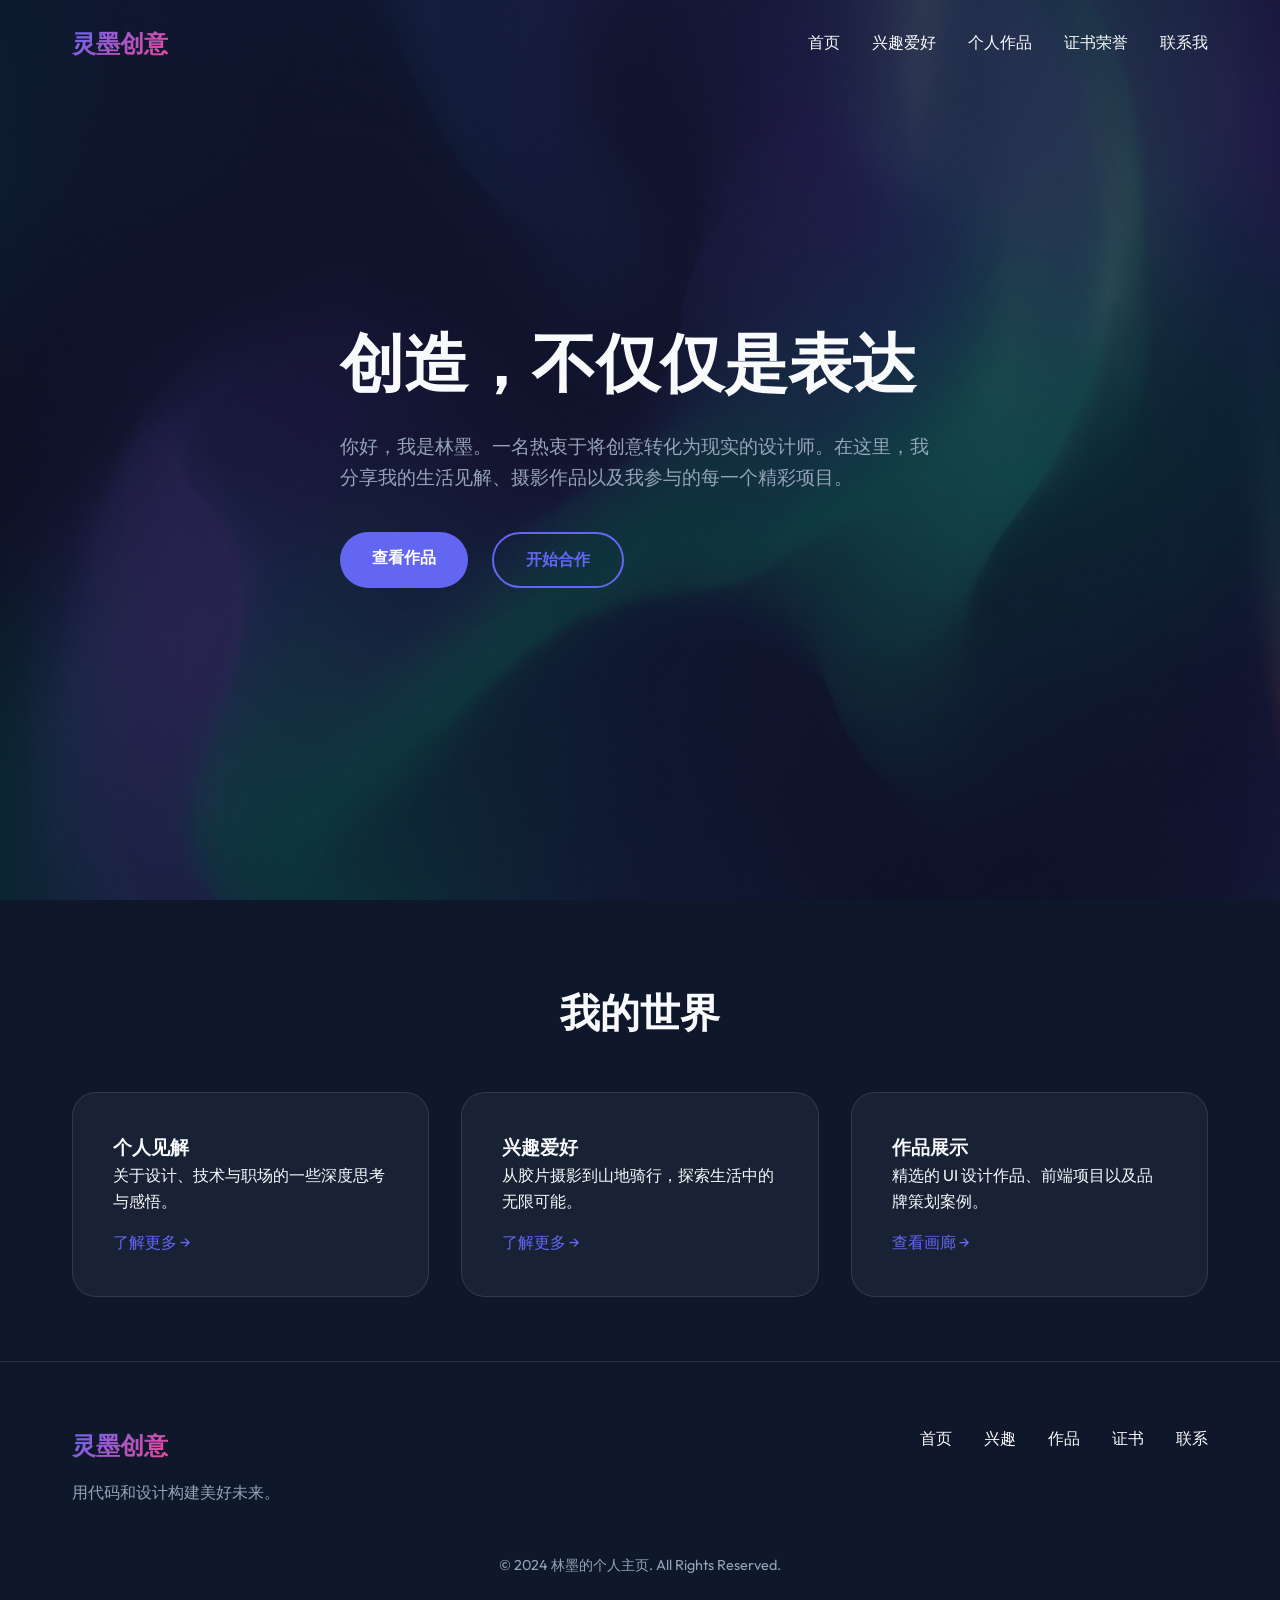
<file: index.html>
<!DOCTYPE html>
<html lang="zh-CN">
<head>
    <meta charset="UTF-8">
    <meta name="viewport" content="width=device-width, initial-scale=1.0">
    <title>个人主页 | 探索创意与生活</title>
    <link rel="stylesheet" href="css/style.css">
    <link href="https://fonts.googleapis.com/css2?family=Outfit:wght@300;400;600;800&family=Noto+Sans+SC:wght@300;400;700&display=swap" rel="stylesheet">
    <style>
        .hero {
            height: 100vh;
            display: flex;
            align-items: center;
            background: linear-gradient(rgba(15, 23, 42, 0.7), rgba(15, 23, 42, 0.7)), url('images/hero_bg.png');
            background-size: cover;
            background-position: center;
        }

        .hero-content h1 {
            font-size: 4rem;
            margin-bottom: 1rem;
            animation: fadeInUp 1s ease-out;
        }

        .hero-content p {
            font-size: 1.2rem;
            color: var(--text-muted);
            margin-bottom: 2.5rem;
            max-width: 600px;
            animation: fadeInUp 1s ease-out 0.2s backwards;
        }

        .cta-buttons {
            display: flex;
            gap: 1.5rem;
            animation: fadeInUp 1s ease-out 0.4s backwards;
        }

        .btn {
            padding: 0.8rem 2rem;
            border-radius: 50px;
            font-weight: 600;
            display: inline-block;
        }

        .btn-primary {
            background: var(--primary);
            color: white;
        }

        .btn-outline {
            border: 2px solid var(--primary);
            color: var(--primary);
        }

        .section-title {
            text-align: center;
            margin: 5rem 0 3rem;
            font-size: 2.5rem;
        }

        .features-grid {
            display: grid;
            grid-template-columns: repeat(auto-fit, minmax(300px, 1fr));
            gap: 2rem;
        }

        .feature-card {
            padding: 2.5rem;
            border-radius: 1.5rem;
            transition: var(--transition);
        }

        .feature-card:hover {
            transform: translateY(-10px);
            border-color: var(--primary);
        }

        @keyframes fadeInUp {
            from { opacity: 0; transform: translateY(30px); }
            to { opacity: 1; transform: translateY(0); }
        }
    </style>
</head>
<body>
    <div id="toast-container"></div>

    <header>
        <div class="container">
            <nav>
                <a href="index.html" class="logo">灵墨创意</a>
                <ul class="nav-links">
                    <li><a href="index.html">首页</a></li>
                    <li><a href="hobbies.html">兴趣爱好</a></li>
                    <li><a href="portfolio.html">个人作品</a></li>
                    <li><a href="certificates.html">证书荣誉</a></li>
                    <li><a href="contact.html">联系我</a></li>
                </ul>
            </nav>
        </div>
    </header>

    <section class="hero">
        <div class="container">
            <div class="hero-content">
                <h1>创造，不仅仅是表达</h1>
                <p>你好，我是林墨。一名热衷于将创意转化为现实的设计师。在这里，我分享我的生活见解、摄影作品以及我参与的每一个精彩项目。</p>
                <div class="cta-buttons">
                    <a href="portfolio.html" class="btn btn-primary">查看作品</a>
                    <a href="contact.html" class="btn btn-outline">开始合作</a>
                </div>
            </div>
        </div>
    </section>

    <main class="container">
        <h2 class="section-title">我的世界</h2>
        <div class="features-grid">
            <div class="feature-card glass">
                <h3>个人见解</h3>
                <p>关于设计、技术与职场的一些深度思考与感悟。</p>
                <a href="hobbies.html" style="color: var(--primary); margin-top: 1rem; display: block;">了解更多 →</a>
            </div>
            <div class="feature-card glass">
                <h3>兴趣爱好</h3>
                <p>从胶片摄影到山地骑行，探索生活中的无限可能。</p>
                <a href="hobbies.html" style="color: var(--primary); margin-top: 1rem; display: block;">了解更多 →</a>
            </div>
            <div class="feature-card glass">
                <h3>作品展示</h3>
                <p>精选的 UI 设计作品、前端项目以及品牌策划案例。</p>
                <a href="portfolio.html" style="color: var(--primary); margin-top: 1rem; display: block;">查看画廊 →</a>
            </div>
        </div>
    </main>

    <footer>
        <div class="container">
            <div class="footer-content">
                <div class="footer-info">
                    <span class="logo">灵墨创意</span>
                    <p style="margin-top: 1rem; color: var(--text-muted);">用代码和设计构建美好未来。</p>
                </div>
                <ul class="nav-links">
                    <li><a href="index.html">首页</a></li>
                    <li><a href="hobbies.html">兴趣</a></li>
                    <li><a href="portfolio.html">作品</a></li>
                    <li><a href="certificates.html">证书</a></li>
                    <li><a href="contact.html">联系</a></li>
                </ul>
            </div>
            <div class="footer-bottom">
                <p>&copy; 2024 林墨的个人主页. All Rights Reserved.</p>
            </div>
        </div>
    </footer>

    <script src="js/main.js"></script>
</body>
</html>
</file>
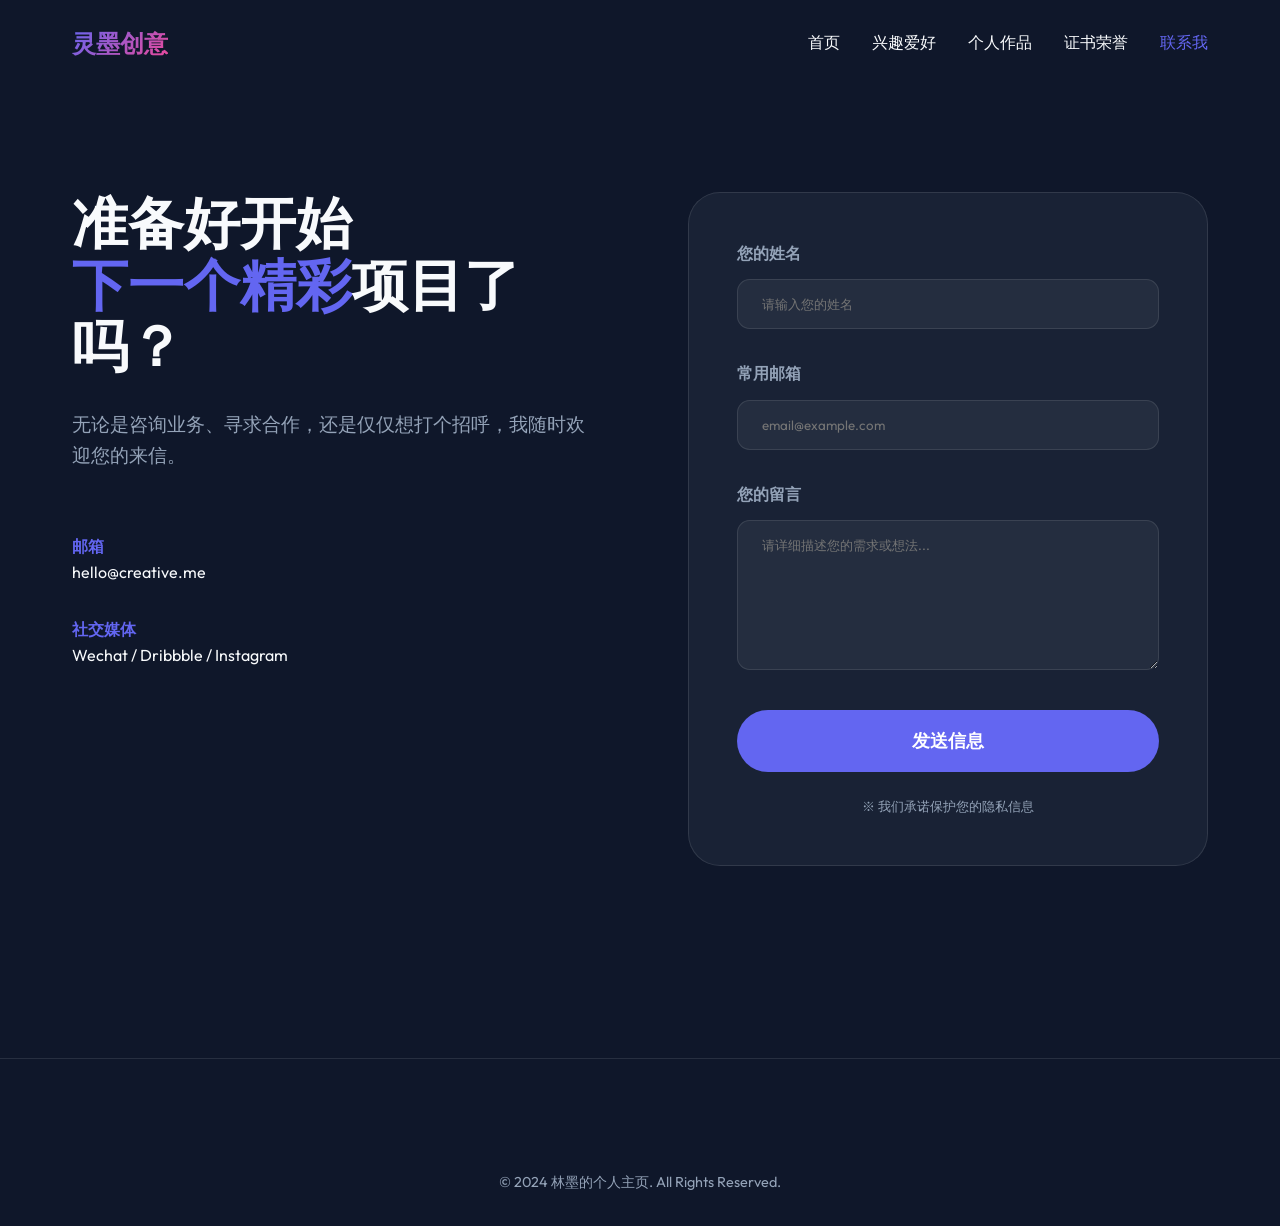
<file: contact.html>
<!DOCTYPE html>
<html lang="zh-CN">
<head>
    <meta charset="UTF-8">
    <meta name="viewport" content="width=device-width, initial-scale=1.0">
    <title>联系我 | 开启对话</title>
    <link rel="stylesheet" href="css/style.css">
    <link href="https://fonts.googleapis.com/css2?family=Outfit:wght@300;400;600;800&family=Noto+Sans+SC:wght@300;400;700&display=swap" rel="stylesheet">
    <style>
        .contact-container {
            padding: 12rem 0 8rem;
            display: grid;
            grid-template-columns: 1fr 1fr;
            gap: 6rem;
            align-items: start;
        }

        .contact-info h1 {
            font-size: 3.5rem;
            line-height: 1.1;
            margin-bottom: 2rem;
        }

        .contact-form-wrapper {
            padding: 3rem;
            border-radius: 2rem;
        }

        .form-group {
            margin-bottom: 2rem;
        }

        .form-group label {
            display: block;
            margin-bottom: 0.8rem;
            font-weight: 600;
            color: var(--text-muted);
        }

        .form-control {
            width: 100%;
            padding: 1rem 1.5rem;
            background: rgba(255, 255, 255, 0.05);
            border: 1px solid var(--glass-border);
            border-radius: 0.8rem;
            color: white;
            font-family: inherit;
            transition: var(--transition);
        }

        .form-control:focus {
            outline: none;
            border-color: var(--primary);
            background: rgba(255, 255, 255, 0.1);
        }

        textarea.form-control {
            min-height: 150px;
            resize: vertical;
        }

        .submit-btn {
            width: 100%;
            padding: 1.2rem;
            background: var(--primary);
            color: white;
            border: none;
            border-radius: 50px;
            font-size: 1.1rem;
            font-weight: 700;
            cursor: pointer;
            transition: var(--transition);
        }

        .submit-btn:hover {
            background: var(--primary-dark);
            transform: translateY(-3px);
            box-shadow: 0 10px 20px rgba(99, 102, 241, 0.3);
        }
    </style>
</head>
<body>
    <div id="toast-container"></div>
    <header class="glass scrolled">
        <div class="container"><nav>
            <a href="index.html" class="logo">灵墨创意</a>
            <ul class="nav-links">
                <li><a href="index.html">首页</a></li>
                <li><a href="hobbies.html">兴趣爱好</a></li>
                <li><a href="portfolio.html">个人作品</a></li>
                    <li><a href="certificates.html">证书荣誉</a></li>
                <li><a href="contact.html" style="color: var(--primary);">联系我</a></li>
            </ul>
        </nav></div>
    </header>

    <main class="container">
        <div class="contact-container">
            <div class="contact-info">
                <h1>准备好开始<br><span style="color: var(--primary);">下一个精彩</span>项目了吗？</h1>
                <p style="color: var(--text-muted); font-size: 1.2rem; margin-top: 2rem;">无论是咨询业务、寻求合作，还是仅仅想打个招呼，我随时欢迎您的来信。</p>
                
                <div style="margin-top: 4rem;">
                    <div style="margin-bottom: 2rem;">
                        <h4 style="color: var(--primary);">邮箱</h4>
                        <p>hello@creative.me</p>
                    </div>
                    <div>
                        <h4 style="color: var(--primary);">社交媒体</h4>
                        <p>Wechat / Dribbble / Instagram</p>
                    </div>
                </div>
            </div>

            <div class="contact-form-wrapper glass">
                <form id="contact-form">
                    <div class="form-group">
                        <label for="name">您的姓名</label>
                        <input type="text" id="name" class="form-control" placeholder="请输入您的姓名">
                    </div>
                    <div class="form-group">
                        <label for="email">常用邮箱</label>
                        <input type="email" id="email" class="form-control" placeholder="email@example.com">
                    </div>
                    <div class="form-group">
                        <label for="message">您的留言</label>
                        <textarea id="message" class="form-control" placeholder="请详细描述您的需求或想法..."></textarea>
                    </div>
                    <button type="submit" class="submit-btn shadow">发送信息</button>
                    <p style="text-align: center; font-size: 0.8rem; color: var(--text-muted); margin-top: 1.5rem;">※ 我们承诺保护您的隐私信息</p>
                </form>
            </div>
        </div>
    </main>

    <footer>
        <div class="container">
            <div class="footer-bottom">
                <p>&copy; 2024 林墨的个人主页. All Rights Reserved.</p>
            </div>
        </div>
    </footer>
    <script src="js/main.js"></script>
</body>
</html>
</file>
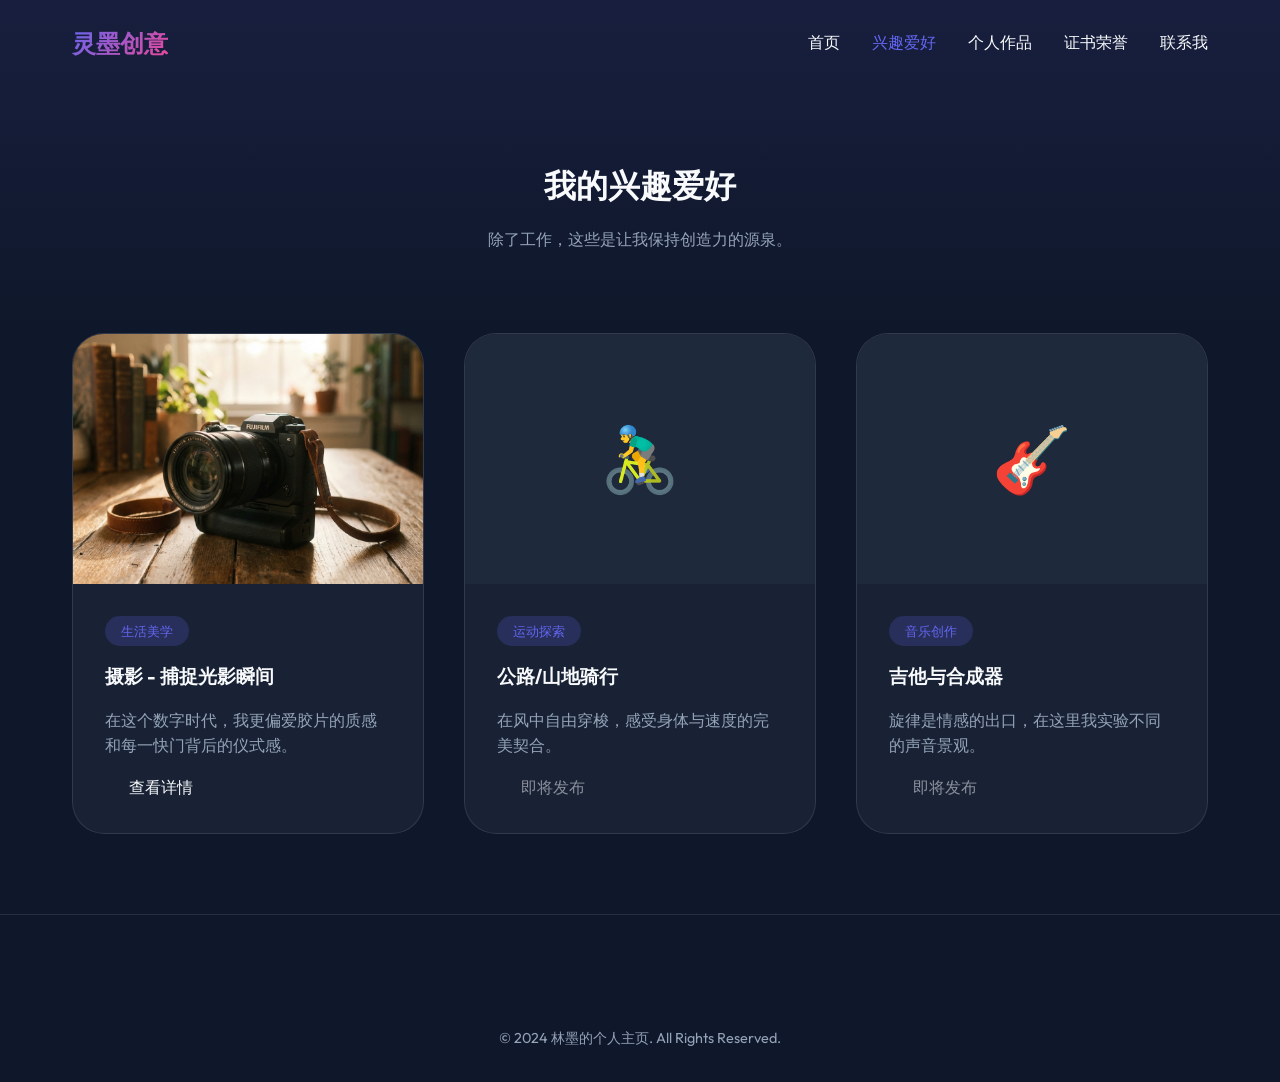
<file: hobbies.html>
<!DOCTYPE html>
<html lang="zh-CN">
<head>
    <meta charset="UTF-8">
    <meta name="viewport" content="width=device-width, initial-scale=1.0">
    <title>兴趣爱好 | 灵感来源</title>
    <link rel="stylesheet" href="css/style.css">
    <link href="https://fonts.googleapis.com/css2?family=Outfit:wght@300;400;600;800&family=Noto+Sans+SC:wght@300;400;700&display=swap" rel="stylesheet">
    <style>
        .page-header {
            padding: 10rem 0 5rem;
            text-align: center;
            background: linear-gradient(to bottom, rgba(99, 102, 241, 0.1), transparent);
        }

        .hobby-grid {
            display: grid;
            grid-template-columns: repeat(auto-fill, minmax(350px, 1fr));
            gap: 2.5rem;
            margin-bottom: 5rem;
        }

        .hobby-card {
            border-radius: 2rem;
            overflow: hidden;
            transition: var(--transition);
        }

        .hobby-image {
            height: 250px;
            background-size: cover;
            background-position: center;
        }

        .hobby-info {
            padding: 2rem;
        }

        .tag {
            background: rgba(99, 102, 241, 0.2);
            padding: 0.3rem 1rem;
            border-radius: 20px;
            font-size: 0.8rem;
            color: var(--primary);
            margin-bottom: 1rem;
            display: inline-block;
        }
    </style>
</head>
<body>
    <div id="toast-container"></div>
    <header class="glass scrolled">
        <div class="container">
            <nav>
                <a href="index.html" class="logo">灵墨创意</a>
                <ul class="nav-links">
                    <li><a href="index.html">首页</a></li>
                    <li><a href="hobbies.html" style="color: var(--primary);">兴趣爱好</a></li>
                    <li><a href="portfolio.html">个人作品</a></li>
                    <li><a href="certificates.html">证书荣誉</a></li>
                    <li><a href="contact.html">联系我</a></li>
                </ul>
            </nav>
        </div>
    </header>

    <div class="page-header">
        <div class="container">
            <h1>我的兴趣爱好</h1>
            <p style="color: var(--text-muted); margin-top: 1rem;">除了工作，这些是让我保持创造力的源泉。</p>
        </div>
    </div>

    <main class="container">
        <div class="hobby-grid">
            <div class="hobby-card glass">
                <div class="hobby-image" style="background-image: url('images/hobby_photography.png');"></div>
                <div class="hobby-info">
                    <span class="tag">生活美学</span>
                    <h3>摄影 - 捕捉光影瞬间</h3>
                    <p style="color: var(--text-muted); margin: 1rem 0;">在这个数字时代，我更偏爱胶片的质感和每一快门背后的仪式感。</p>
                    <a href="hobby-detail.html" class="btn btn-outline" style="padding: 0.5rem 1.5rem;">查看详情</a>
                </div>
            </div>

            <div class="hobby-card glass">
                <div class="hobby-image" style="background-color: #1e293b; display: flex; align-items: center; justify-content: center;">
                    <span style="font-size: 4rem;">🚴‍♂️</span>
                </div>
                <div class="hobby-info">
                    <span class="tag">运动探索</span>
                    <h3>公路/山地骑行</h3>
                    <p style="color: var(--text-muted); margin: 1rem 0;">在风中自由穿梭，感受身体与速度的完美契合。</p>
                    <a href="#" class="btn btn-outline" style="padding: 0.5rem 1.5rem; opacity: 0.5; pointer-events: none;">即将发布</a>
                </div>
            </div>

            <div class="hobby-card glass">
                <div class="hobby-image" style="background-color: #1e293b; display: flex; align-items: center; justify-content: center;">
                    <span style="font-size: 4rem;">🎸</span>
                </div>
                <div class="hobby-info">
                    <span class="tag">音乐创作</span>
                    <h3>吉他与合成器</h3>
                    <p style="color: var(--text-muted); margin: 1rem 0;">旋律是情感的出口，在这里我实验不同的声音景观。</p>
                    <a href="#" class="btn btn-outline" style="padding: 0.5rem 1.5rem; opacity: 0.5; pointer-events: none;">即将发布</a>
                </div>
            </div>
        </div>
    </main>

    <footer>
        <div class="container">
            <div class="footer-bottom">
                <p>&copy; 2024 林墨的个人主页. All Rights Reserved.</p>
            </div>
        </div>
    </footer>
    <script src="js/main.js"></script>
</body>
</html>
</file>
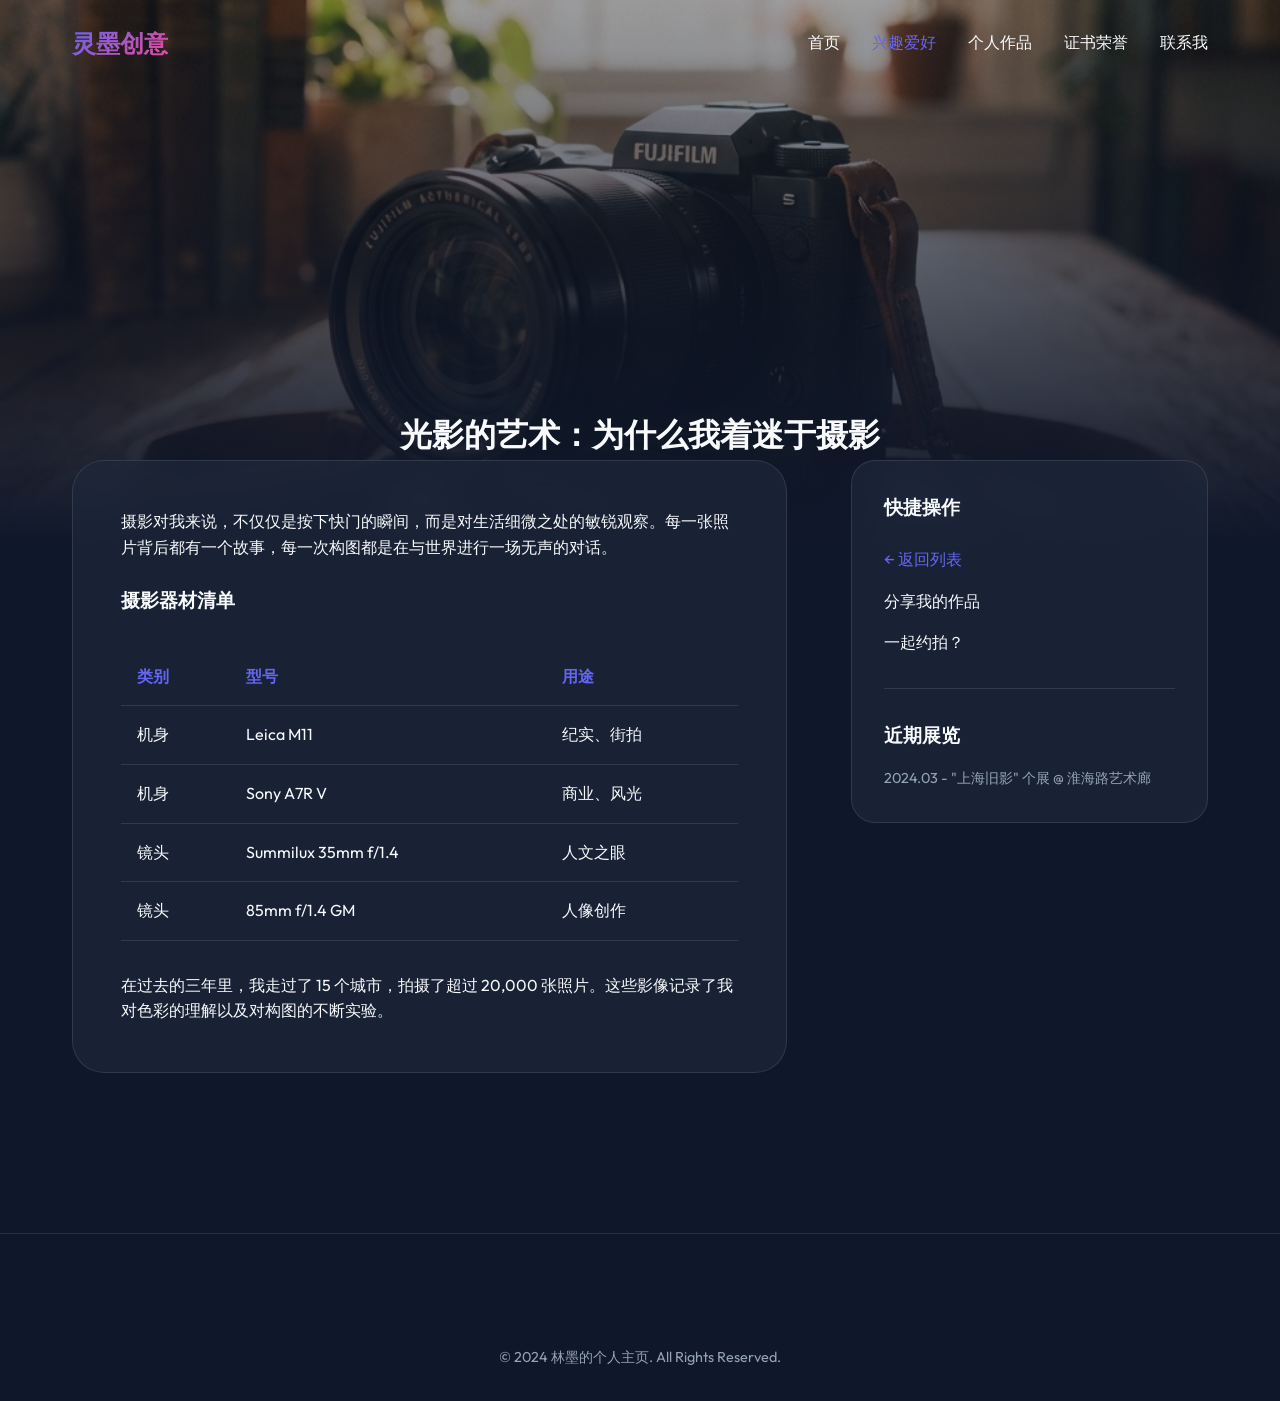
<file: hobby-detail.html>
<!DOCTYPE html>
<html lang="zh-CN">
<head>
    <meta charset="UTF-8">
    <meta name="viewport" content="width=device-width, initial-scale=1.0">
    <title>摄影详情 | 林墨的作品集</title>
    <link rel="stylesheet" href="css/style.css">
    <link href="https://fonts.googleapis.com/css2?family=Outfit:wght@300;400;600;800&family=Noto+Sans+SC:wght@300;400;700&display=swap" rel="stylesheet">
    <style>
        .detail-hero {
            height: 60vh;
            background: linear-gradient(rgba(15, 23, 42, 0.4), var(--bg-dark)), url('images/hobby_photography.png');
            background-size: cover;
            background-position: center;
            display: flex;
            align-items: flex-end;
            padding-bottom: 5rem;
        }

        .content-area {
            display: grid;
            grid-template-columns: 2fr 1fr;
            gap: 4rem;
            margin-top: -5rem;
            position: relative;
            z-index: 10;
        }

        .article-content {
            padding: 3rem;
            border-radius: 2rem;
        }

        .stats-table {
            width: 100%;
            border-collapse: collapse;
            margin: 2rem 0;
        }

        .stats-table th, .stats-table td {
            padding: 1rem;
            text-align: left;
            border-bottom: 1px solid var(--glass-border);
        }

        .stats-table th {
            color: var(--primary);
            font-weight: 600;
        }

        .sidebar-box {
            padding: 2rem;
            border-radius: 1.5rem;
            height: fit-content;
        }
    </style>
</head>
<body>
    <div id="toast-container"></div>
    <header class="glass scrolled">
        <div class="container"><nav>
            <a href="index.html" class="logo">灵墨创意</a>
            <ul class="nav-links">
                <li><a href="index.html">首页</a></li>
                <li><a href="hobbies.html" style="color: var(--primary);">兴趣爱好</a></li>
                <li><a href="portfolio.html">个人作品</a></li>
                    <li><a href="certificates.html">证书荣誉</a></li>
                <li><a href="contact.html">联系我</a></li>
            </ul>
        </nav></div>
    </header>

    <div class="detail-hero">
        <div class="container">
            <h1>光影的艺术：为什么我着迷于摄影</h1>
        </div>
    </div>

    <main class="container">
        <div class="content-area">
            <article class="article-content glass">
                <p>摄影对我来说，不仅仅是按下快门的瞬间，而是对生活细微之处的敏锐观察。每一张照片背后都有一个故事，每一次构图都是在与世界进行一场无声的对话。</p>
                <br>
                <h3>摄影器材清单</h3>
                <table class="stats-table">
                    <thead>
                        <tr>
                            <th>类别</th>
                            <th>型号</th>
                            <th>用途</th>
                        </tr>
                    </thead>
                    <tbody>
                        <tr>
                            <td>机身</td>
                            <td>Leica M11</td>
                            <td>纪实、街拍</td>
                        </tr>
                        <tr>
                            <td>机身</td>
                            <td>Sony A7R V</td>
                            <td>商业、风光</td>
                        </tr>
                        <tr>
                            <td>镜头</td>
                            <td>Summilux 35mm f/1.4</td>
                            <td>人文之眼</td>
                        </tr>
                        <tr>
                            <td>镜头</td>
                            <td>85mm f/1.4 GM</td>
                            <td>人像创作</td>
                        </tr>
                    </tbody>
                </table>
                <p>在过去的三年里，我走过了 15 个城市，拍摄了超过 20,000 张照片。这些影像记录了我对色彩的理解以及对构图的不断实验。</p>
            </article>

            <aside class="sidebar-box glass">
                <h3>快捷操作</h3>
                <ul style="margin-top: 1.5rem; display: flex; flex-direction: column; gap: 1rem;">
                    <li><a href="hobbies.html" style="color: var(--primary);">← 返回列表</a></li>
                    <li><a href="#">分享我的作品</a></li>
                    <li><a href="contact.html">一起约拍？</a></li>
                </ul>
                <hr style="margin: 2rem 0; border: none; border-top: 1px solid var(--glass-border);">
                <h3>近期展览</h3>
                <p style="font-size: 0.9rem; color: var(--text-muted); margin-top: 1rem;">2024.03 - "上海旧影" 个展 @ 淮海路艺术廊</p>
            </aside>
        </div>
    </main>

    <footer style="margin-top: 10rem;">
        <div class="container">
            <div class="footer-bottom">
                <p>&copy; 2024 林墨的个人主页. All Rights Reserved.</p>
            </div>
        </div>
    </footer>
    <script src="js/main.js"></script>
</body>
</html>
</file>
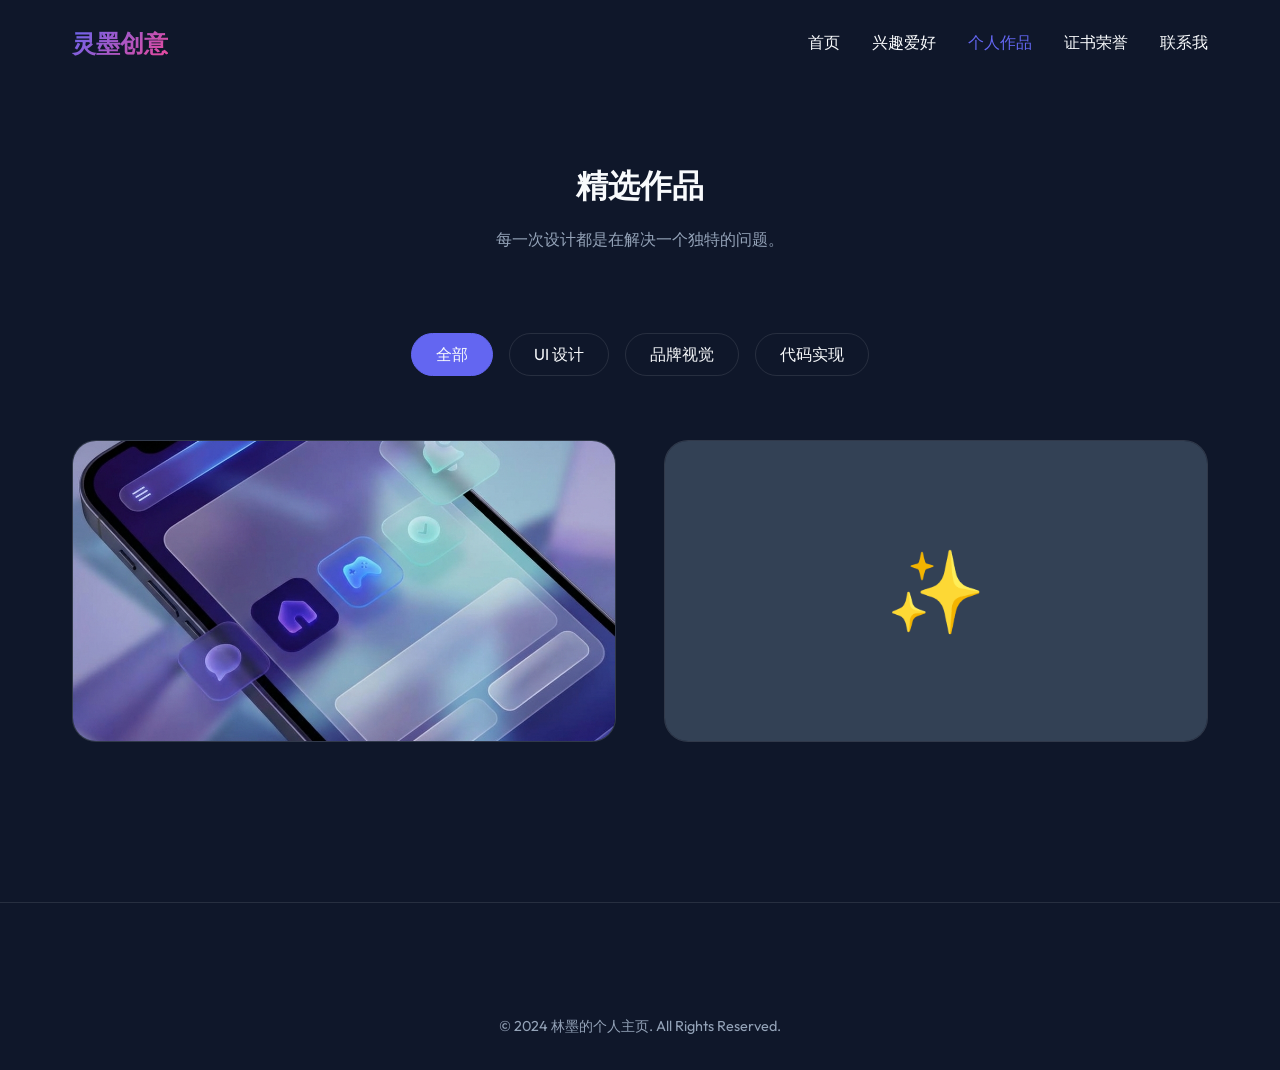
<file: portfolio.html>
<!DOCTYPE html>
<html lang="zh-CN">
<head>
    <meta charset="UTF-8">
    <meta name="viewport" content="width=device-width, initial-scale=1.0">
    <title>个人作品 | 创意实践</title>
    <link rel="stylesheet" href="css/style.css">
    <link href="https://fonts.googleapis.com/css2?family=Outfit:wght@300;400;600;800&family=Noto+Sans+SC:wght@300;400;700&display=swap" rel="stylesheet">
    <style>
        .page-header {
            padding: 10rem 0 5rem;
            text-align: center;
        }

        .filter-tabs {
            display: flex;
            justify-content: center;
            gap: 1rem;
            margin-bottom: 4rem;
        }

        .tab {
            padding: 0.5rem 1.5rem;
            border-radius: 30px;
            cursor: pointer;
            border: 1px solid var(--glass-border);
            transition: var(--transition);
        }

        .tab.active {
            background: var(--primary);
            border-color: var(--primary);
        }

        .portfolio-grid {
            display: grid;
            grid-template-columns: repeat(auto-fill, minmax(400px, 1fr));
            gap: 3rem;
        }

        .work-card {
            border-radius: 1.5rem;
            overflow: hidden;
            position: relative;
        }

        .work-img {
            height: 300px;
            background-size: cover;
            background-position: center;
            transition: transform 0.5s ease;
        }

        .work-card:hover .work-img {
            transform: scale(1.05);
        }

        .work-overlay {
            position: absolute;
            inset: 0;
            background: linear-gradient(to top, rgba(15, 23, 42, 0.9), transparent);
            padding: 2rem;
            display: flex;
            flex-direction: column;
            justify-content: flex-end;
            opacity: 0;
            transition: var(--transition);
        }

        .work-card:hover .work-overlay {
            opacity: 1;
        }
    </style>
</head>
<body>
    <div id="toast-container"></div>
    <header class="glass scrolled">
        <div class="container"><nav>
            <a href="index.html" class="logo">灵墨创意</a>
            <ul class="nav-links">
                <li><a href="index.html">首页</a></li>
                <li><a href="hobbies.html">兴趣爱好</a></li>
                <li><a href="portfolio.html" style="color: var(--primary);">个人作品</a></li>
                <li><a href="certificates.html">证书荣誉</a></li>
                <li><a href="contact.html">联系我</a></li>
            </ul>
        </nav></div>
    </header>

    <div class="page-header">
        <div class="container">
            <h1>精选作品</h1>
            <p style="color: var(--text-muted); margin-top: 1rem;">每一次设计都是在解决一个独特的问题。</p>
        </div>
    </div>

    <main class="container">
        <div class="filter-tabs">
            <div class="tab active" data-filter="all">全部</div>
            <div class="tab" data-filter="ui">UI 设计</div>
            <div class="tab" data-filter="branding">品牌视觉</div>
            <div class="tab" data-filter="code">代码实现</div>
        </div>

        <div class="portfolio-grid">
            <div class="work-card glass" data-category="ui">
                <div class="work-img" style="background-image: url('images/work_ui_design.png');"></div>
                <div class="work-overlay">
                    <h3>Neo-Finance App</h3>
                    <p style="font-size: 0.9rem; margin: 0.5rem 0 1rem;">基于新拟态风格的个人资产管理应用设计。</p>
                    <a href="work-detail.html" class="btn btn-primary" style="padding: 0.4rem 1.2rem; font-size: 0.9rem; width: fit-content;">查看案例</a>
                </div>
            </div>

            <div class="work-card glass" data-category="branding">
                <div class="work-img" style="background-color: #334155; display: flex; align-items: center; justify-content: center; font-size: 5rem;">✨</div>
                <div class="work-overlay">
                    <h3>Solar Logo Design</h3>
                    <p style="font-size: 0.9rem; margin: 0.5rem 0 1rem;">为一家可再生能源公司打造的全套品牌识别系统。</p>
                    <a href="solar-detail.html" class="btn btn-primary" style="padding: 0.4rem 1.2rem; font-size: 0.9rem; width: fit-content;">查看案例</a>
                </div>
            </div>
        </div>
    </main>

    <footer style="margin-top: 10rem;">
        <div class="container">
            <div class="footer-bottom">
                <p>&copy; 2024 林墨的个人主页. All Rights Reserved.</p>
            </div>
        </div>
    </footer>
    <script src="js/main.js"></script>
</body>
</html>
</file>
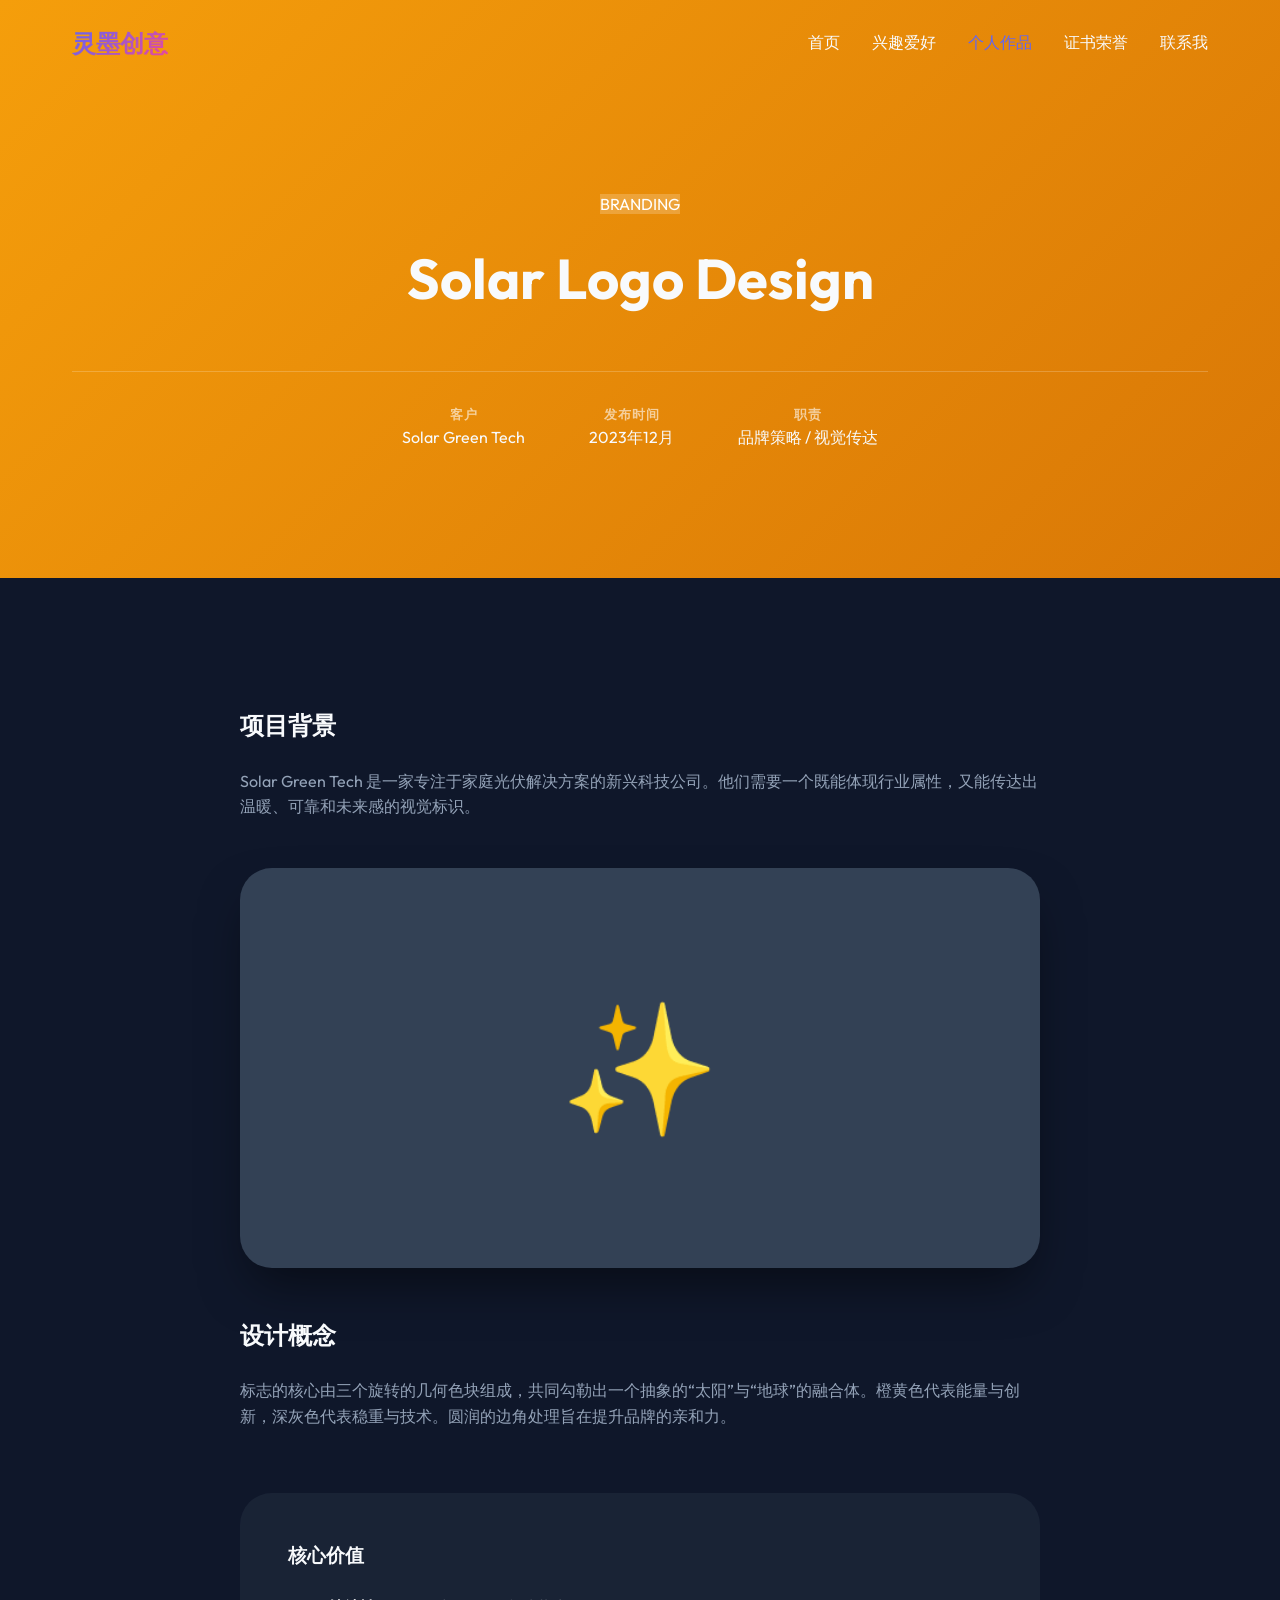
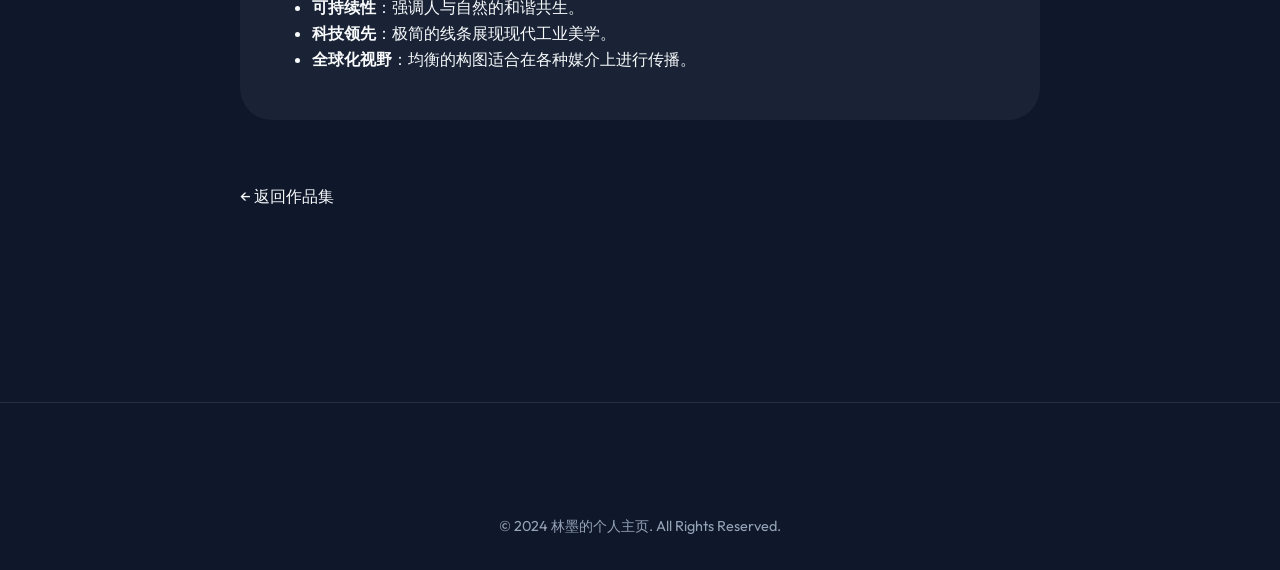
<file: solar-detail.html>
<!DOCTYPE html>
<html lang="zh-CN">
<head>
    <meta charset="UTF-8">
    <meta name="viewport" content="width=device-width, initial-scale=1.0">
    <title>Solar Logo Design | 品牌案例研究</title>
    <link rel="stylesheet" href="css/style.css">
    <link href="https://fonts.googleapis.com/css2?family=Outfit:wght@300;400;600;800&family=Noto+Sans+SC:wght@300;400;700&display=swap" rel="stylesheet">
    <style>
        .work-hero {
            padding: 12rem 0 6rem;
            background: linear-gradient(135deg, #f59e0b 0%, #d97706 100%);
            text-align: center;
        }

        .work-metadata {
            display: flex;
            justify-content: center;
            gap: 4rem;
            margin-top: 3rem;
            padding: 2rem;
            border-top: 1px solid rgba(255, 255, 255, 0.2);
        }

        .meta-item h4 {
            color: rgba(255, 255, 255, 0.6);
            font-size: 0.8rem;
            text-transform: uppercase;
            letter-spacing: 1px;
        }

        .section-padding {
            padding: 8rem 0;
        }

        .case-content {
            max-width: 800px;
            margin: 0 auto;
        }

        .case-image {
            width: 100%;
            border-radius: 2rem;
            margin: 3rem 0;
            box-shadow: 0 25px 50px -12px rgba(0, 0, 0, 0.5);
            background: #334155;
            display: flex;
            align-items: center;
            justify-content: center;
            font-size: 8rem;
            min-height: 400px;
        }
    </style>
</head>
<body>
    <div id="toast-container"></div>
    <header class="glass scrolled">
        <div class="container"><nav>
            <a href="index.html" class="logo">灵墨创意</a>
            <ul class="nav-links">
                <li><a href="index.html">首页</a></li>
                <li><a href="hobbies.html">兴趣爱好</a></li>
                <li><a href="portfolio.html" style="color: var(--primary);">个人作品</a></li>
                <li><a href="certificates.html">证书荣誉</a></li>
                <li><a href="contact.html">联系我</a></li>
            </ul>
        </nav></div>
    </header>

    <div class="work-hero">
        <div class="container">
            <span class="tag" style="background: rgba(255,255,255,0.2); color: white;">BRANDING</span>
            <h1 style="font-size: 3.5rem; margin-top: 1rem;">Solar Logo Design</h1>
            <div class="work-metadata">
                <div class="meta-item">
                    <h4>客户</h4>
                    <p>Solar Green Tech</p>
                </div>
                <div class="meta-item">
                    <h4>发布时间</h4>
                    <p>2023年12月</p>
                </div>
                <div class="meta-item">
                    <h4>职责</h4>
                    <p>品牌策略 / 视觉传达</p>
                </div>
            </div>
        </div>
    </div>

    <main class="container section-padding">
        <div class="case-content">
            <h2>项目背景</h2>
            <p style="color: var(--text-muted); margin-top: 1.5rem;">Solar Green Tech 是一家专注于家庭光伏解决方案的新兴科技公司。他们需要一个既能体现行业属性，又能传达出温暖、可靠和未来感的视觉标识。</p>
            
            <div class="case-image">✨</div>

            <h2>设计概念</h2>
            <p style="color: var(--text-muted); margin-top: 1.5rem;">标志的核心由三个旋转的几何色块组成，共同勾勒出一个抽象的“太阳”与“地球”的融合体。橙黄色代表能量与创新，深灰色代表稳重与技术。圆润的边角处理旨在提升品牌的亲和力。</p>
            
            <div style="background: var(--card-bg); padding: 3rem; border-radius: 2rem; margin: 4rem 0;">
                <h3>核心价值</h3>
                <ul style="margin-top: 1.5rem; list-style: disc; padding-left: 1.5rem;">
                    <li><strong>可持续性</strong>：强调人与自然的和谐共生。</li>
                    <li><strong>科技领先</strong>：极简的线条展现现代工业美学。</li>
                    <li><strong>全球化视野</strong>：均衡的构图适合在各种媒介上进行传播。</li>
                </ul>
            </div>

            <a href="portfolio.html" class="btn btn-outline">← 返回作品集</a>
        </div>
    </main>

    <footer>
        <div class="container">
            <div class="footer-bottom">
                <p>&copy; 2024 林墨的个人主页. All Rights Reserved.</p>
            </div>
        </div>
    </footer>
    <script src="js/main.js"></script>
</body>
</html>
</file>
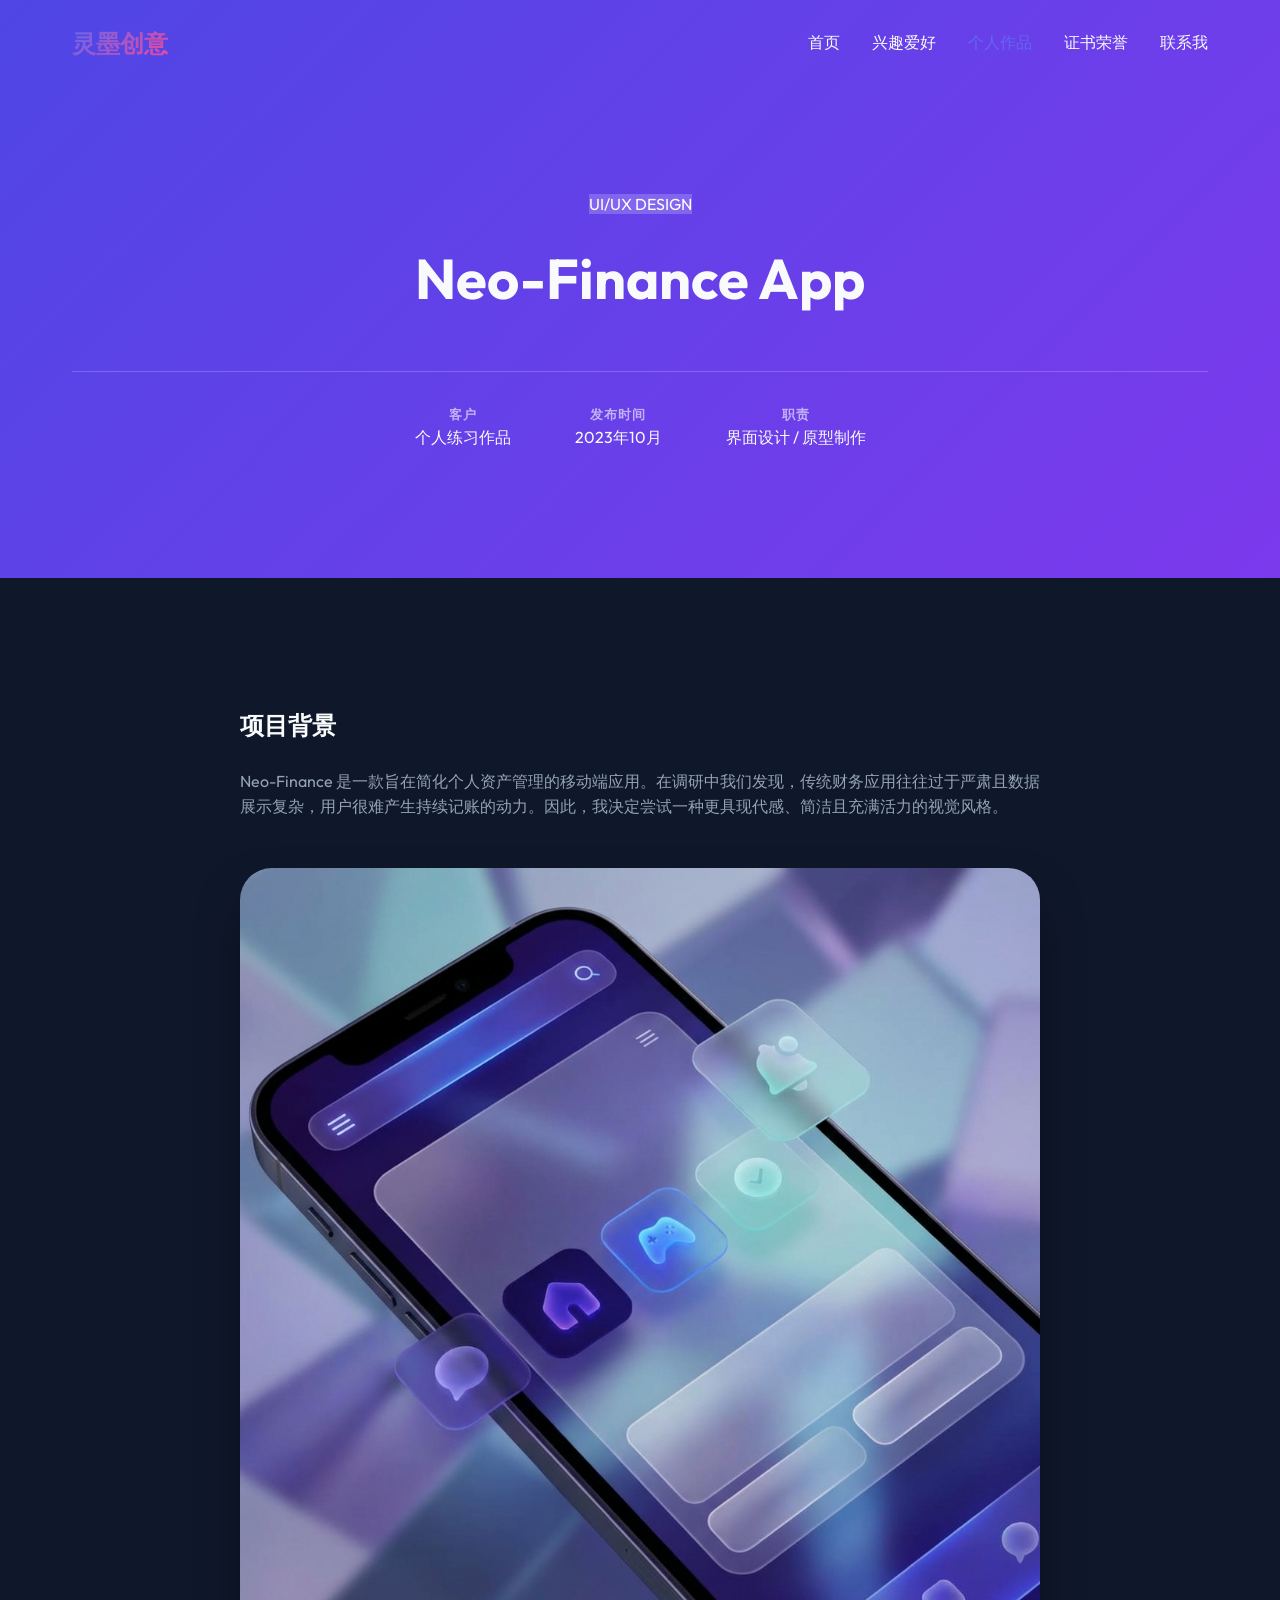
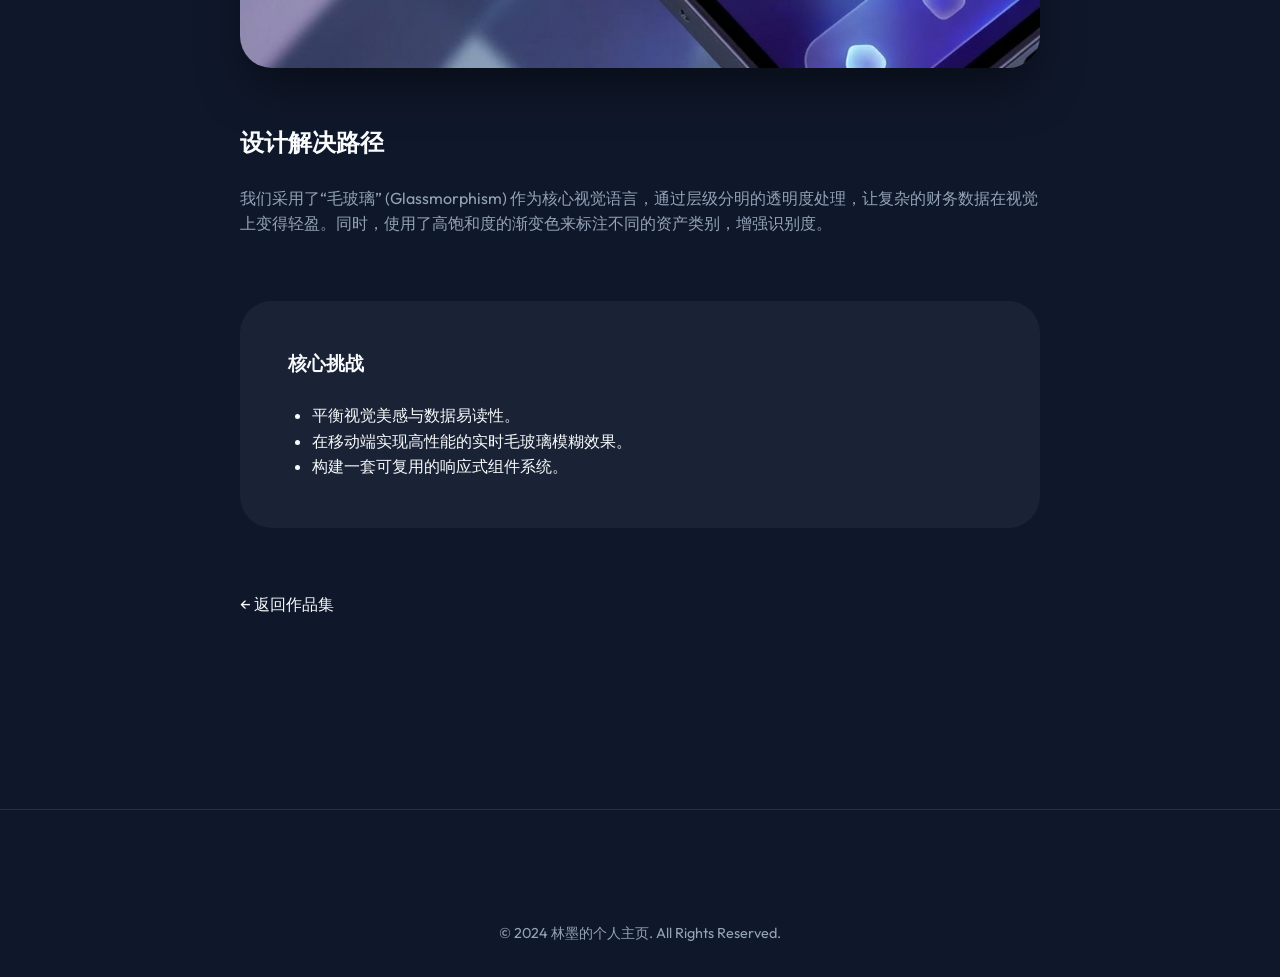
<file: work-detail.html>
<!DOCTYPE html>
<html lang="zh-CN">
<head>
    <meta charset="UTF-8">
    <meta name="viewport" content="width=device-width, initial-scale=1.0">
    <title>Neo-Finance App | 案例研究</title>
    <link rel="stylesheet" href="css/style.css">
    <link href="https://fonts.googleapis.com/css2?family=Outfit:wght@300;400;600;800&family=Noto+Sans+SC:wght@300;400;700&display=swap" rel="stylesheet">
    <style>
        .work-hero {
            padding: 12rem 0 6rem;
            background: linear-gradient(135deg, #4f46e5 0%, #7c3aed 100%);
            text-align: center;
        }

        .work-metadata {
            display: flex;
            justify-content: center;
            gap: 4rem;
            margin-top: 3rem;
            padding: 2rem;
            border-top: 1px solid rgba(255, 255, 255, 0.2);
        }

        .meta-item h4 {
            color: rgba(255, 255, 255, 0.6);
            font-size: 0.8rem;
            text-transform: uppercase;
            letter-spacing: 1px;
        }

        .section-padding {
            padding: 8rem 0;
        }

        .case-content {
            max-width: 800px;
            margin: 0 auto;
        }

        .case-image {
            width: 100%;
            border-radius: 2rem;
            margin: 3rem 0;
            box-shadow: 0 25px 50px -12px rgba(0, 0, 0, 0.5);
        }
    </style>
</head>
<body>
    <div id="toast-container"></div>
    <header class="glass scrolled">
        <div class="container"><nav>
            <a href="index.html" class="logo">灵墨创意</a>
            <ul class="nav-links">
                <li><a href="index.html">首页</a></li>
                <li><a href="hobbies.html">兴趣爱好</a></li>
                <li><a href="portfolio.html" style="color: var(--primary);">个人作品</a></li>
                <li><a href="certificates.html">证书荣誉</a></li>
                <li><a href="contact.html">联系我</a></li>
            </ul>
        </nav></div>
    </header>

    <div class="work-hero">
        <div class="container">
            <span class="tag" style="background: rgba(255,255,255,0.2); color: white;">UI/UX DESIGN</span>
            <h1 style="font-size: 3.5rem; margin-top: 1rem;">Neo-Finance App</h1>
            <div class="work-metadata">
                <div class="meta-item">
                    <h4>客户</h4>
                    <p>个人练习作品</p>
                </div>
                <div class="meta-item">
                    <h4>发布时间</h4>
                    <p>2023年10月</p>
                </div>
                <div class="meta-item">
                    <h4>职责</h4>
                    <p>界面设计 / 原型制作</p>
                </div>
            </div>
        </div>
    </div>

    <main class="container section-padding">
        <div class="case-content">
            <h2>项目背景</h2>
            <p style="color: var(--text-muted); margin-top: 1.5rem;">Neo-Finance 是一款旨在简化个人资产管理的移动端应用。在调研中我们发现，传统财务应用往往过于严肃且数据展示复杂，用户很难产生持续记账的动力。因此，我决定尝试一种更具现代感、简洁且充满活力的视觉风格。</p>
            
            <img src="images/work_ui_design.png" alt="Neo-Finance App Design" class="case-image">

            <h2>设计解决路径</h2>
            <p style="color: var(--text-muted); margin-top: 1.5rem;">我们采用了“毛玻璃” (Glassmorphism) 作为核心视觉语言，通过层级分明的透明度处理，让复杂的财务数据在视觉上变得轻盈。同时，使用了高饱和度的渐变色来标注不同的资产类别，增强识别度。</p>
            
            <div style="background: var(--card-bg); padding: 3rem; border-radius: 2rem; margin: 4rem 0;">
                <h3>核心挑战</h3>
                <ul style="margin-top: 1.5rem; list-style: disc; padding-left: 1.5rem;">
                    <li>平衡视觉美感与数据易读性。</li>
                    <li>在移动端实现高性能的实时毛玻璃模糊效果。</li>
                    <li>构建一套可复用的响应式组件系统。</li>
                </ul>
            </div>

            <a href="portfolio.html" class="btn btn-outline">← 返回作品集</a>
        </div>
    </main>

    <footer>
        <div class="container">
            <div class="footer-bottom">
                <p>&copy; 2024 林墨的个人主页. All Rights Reserved.</p>
            </div>
        </div>
    </footer>
    <script src="js/main.js"></script>
</body>
</html>
</file>
<file: css/style.css>
:root {
    --primary: #6366f1;
    --primary-dark: #4f46e5;
    --secondary: #ec4899;
    --bg-dark: #0f172a;
    --card-bg: rgba(30, 41, 59, 0.7);
    --glass-border: rgba(255, 255, 255, 0.1);
    --text-white: #f8fafc;
    --text-muted: #94a3b8;
    --font-main: 'Outfit', 'Inter', -apple-system, sans-serif;
    --transition: all 0.3s cubic-bezier(0.4, 0, 0.2, 1);
}

* {
    margin: 0;
    padding: 0;
    box-sizing: border-box;
}

body {
    background-color: var(--bg-dark);
    color: var(--text-white);
    font-family: var(--font-main);
    line-height: 1.6;
    overflow-x: hidden;
}

a {
    text-decoration: none;
    color: inherit;
    transition: var(--transition);
}

ul {
    list-style: none;
}

/* Glassmorphism Utility */
.glass {
    background: var(--card-bg);
    backdrop-filter: blur(12px);
    -webkit-backdrop-filter: blur(12px);
    border: 1px solid var(--glass-border);
}

/* Base Components */
.container {
    max-width: 1200px;
    margin: 0 auto;
    padding: 0 2rem;
}

header {
    position: fixed;
    top: 0;
    width: 100%;
    z-index: 1000;
    padding: 1.5rem 0;
    transition: var(--transition);
}

header.scrolled {
    padding: 1rem 0;
    background: rgba(15, 23, 42, 0.9);
}

nav {
    display: flex;
    justify-content: space-between;
    align-items: center;
}

.logo {
    font-size: 1.5rem;
    font-weight: 800;
    background: linear-gradient(135deg, var(--primary), var(--secondary));
    -webkit-background-clip: text;
    -webkit-text-fill-color: transparent;
}

.nav-links {
    display: flex;
    gap: 2rem;
}

.nav-links a:hover {
    color: var(--primary);
}

/* Toast/Notification System */
#toast-container {
    position: fixed;
    top: 2rem;
    right: 2rem;
    z-index: 1001;
}

.toast {
    padding: 1rem 2rem;
    border-radius: 0.75rem;
    margin-bottom: 1rem;
    animation: slideIn 0.3s ease-out;
    display: flex;
    align-items: center;
    gap: 0.75rem;
    font-weight: 500;
}

.toast.success { background: #10b981; }
.toast.error { background: #ef4444; }

@keyframes slideIn {
    from { transform: translateX(100%); opacity: 0; }
    to { transform: translateX(0); opacity: 1; }
}

/* Footer */
footer {
    padding: 4rem 0 2rem;
    border-top: 1px solid var(--glass-border);
    margin-top: 4rem;
}

.footer-content {
    display: flex;
    justify-content: space-between;
    flex-wrap: wrap;
    gap: 2rem;
}

.footer-bottom {
    text-align: center;
    margin-top: 3rem;
    color: var(--text-muted);
    font-size: 0.9rem;
}
</file>
